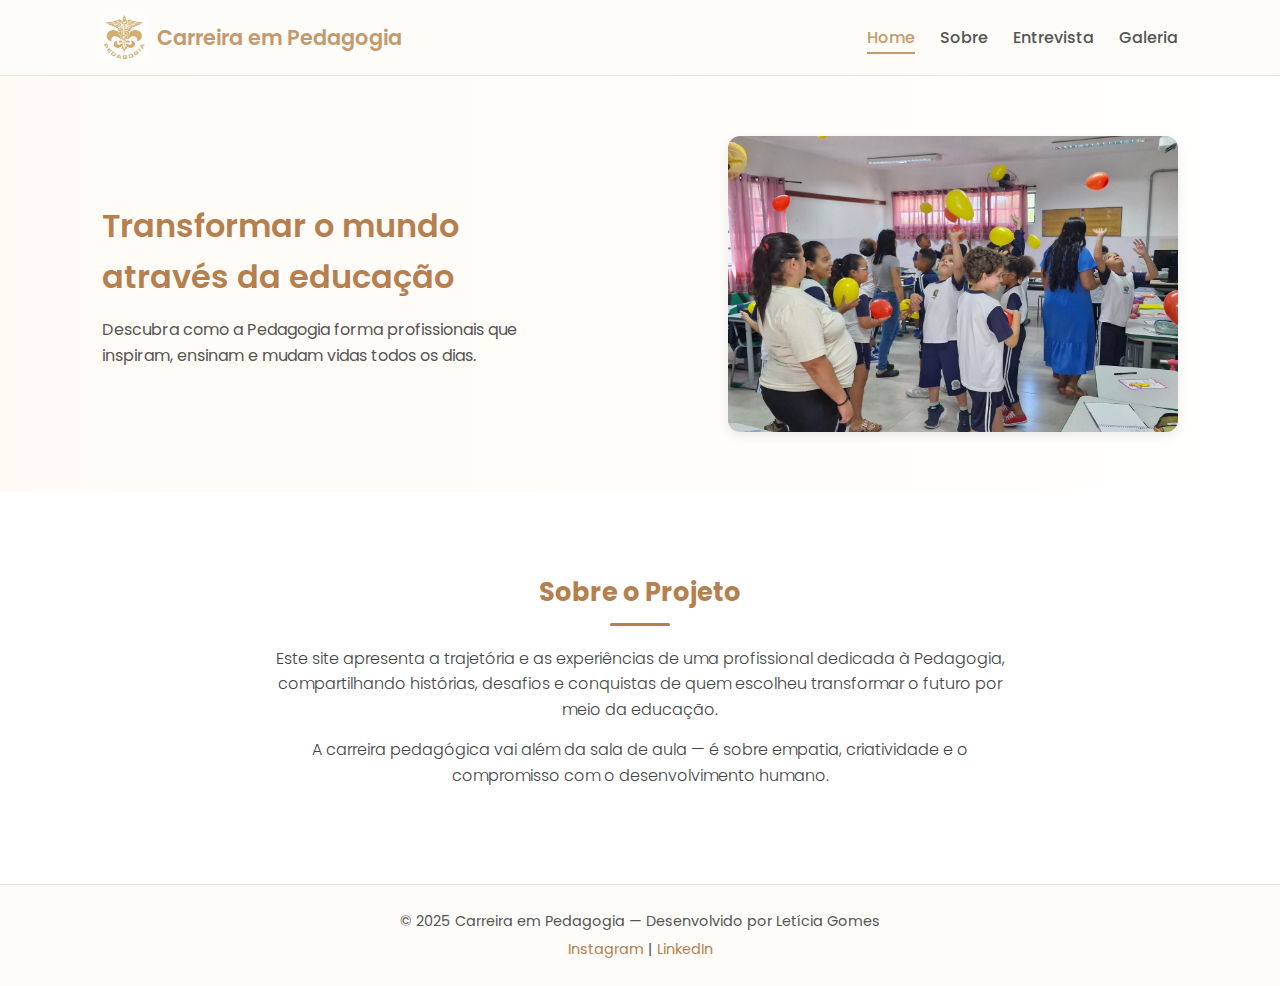
<file: index.html>
<!DOCTYPE html>
<html lang="pt-br">
<head>
  <meta charset="UTF-8">
  <meta name="viewport" content="width=device-width, initial-scale=1.0">
  <title>Carreira em Pedagogia</title>
  <link rel="stylesheet" href="./assets/style/style.css">
  <link rel="preconnect" href="https://fonts.googleapis.com">
  <link rel="preconnect" href="https://fonts.gstatic.com" crossorigin>
  <link href="https://fonts.googleapis.com/css2?family=Poppins:wght@300;400;600&display=swap" rel="stylesheet">
</head>

<body>
  <header>
    <div class="logo">
      <img src=".//assets/images/logo.jpg" alt="Logo do site">
      <h1>Carreira em Pedagogia</h1>
    </div>
    <nav>
      <ul>
        <li><a href="index.html" class="active">Home</a></li>
        <li><a href="pages/sobre.html">Sobre</a></li>
        <li><a href="pages/entrevista.html">Entrevista</a></li>
        <li><a href="pages/galeria.html">Galeria</a></li>
      </ul>
    </nav>
  </header>

  <section class="banner">
    <div class="texto-banner">
      <h2>Transformar o mundo através da educação</h2>
      <p>Descubra como a Pedagogia forma profissionais que inspiram, ensinam e mudam vidas todos os dias.</p>
    </div>
    <img src="./assets/images/sala de aula.jpeg" alt="Sala de aula pedagógica" class="imagem-banner">
  </section>

  <main>
    <section class="sobre">
      <h3>Sobre o Projeto</h3>
      <p>
        Este site apresenta a trajetória e as experiências de uma profissional dedicada à Pedagogia, 
        compartilhando histórias, desafios e conquistas de quem escolheu transformar o futuro por meio da educação.
      </p>
      <p>
        A carreira pedagógica vai além da sala de aula — é sobre empatia, criatividade e o compromisso com o desenvolvimento humano.
      </p>
    </section>
  </main>

  <footer>
    <p>© 2025 Carreira em Pedagogia — Desenvolvido por Letícia Gomes </p>
    <div class="redes">
      <a href="https://www.instagram.com/gomeszleticia_/?next=%2F">Instagram</a> |
      <a href="[linkedin.com/in/Letícia Gomes](https://www.linkedin.com/in/let%C3%ADcia-gomes-24472134a?utm_source=share&utm_campaign=share_via&utm_content=profile&utm_medium=ios_app) ">LinkedIn</a>
    </div>
  </footer>
</body>
</html>
</file>
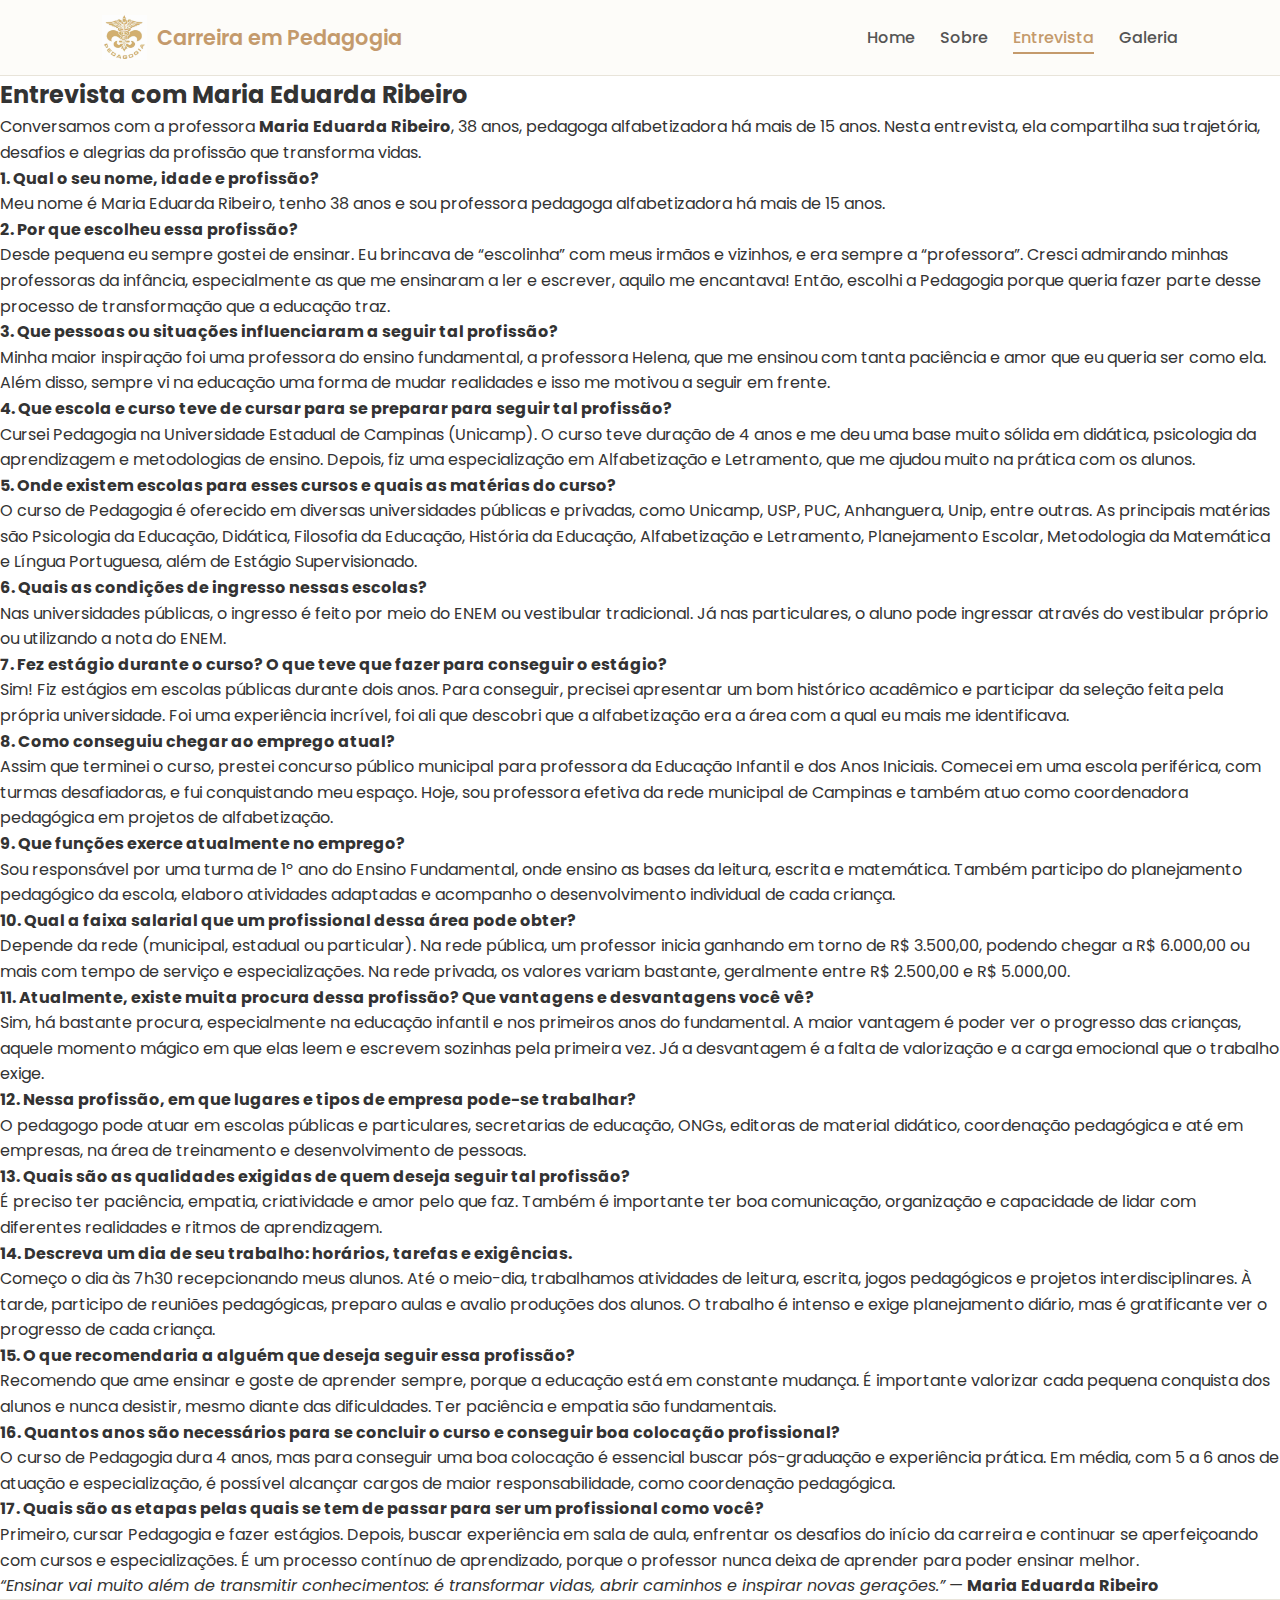
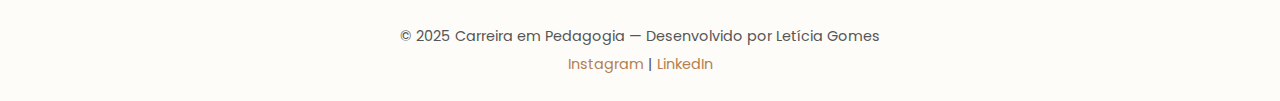
<file: pages/entrevista.html>
<!DOCTYPE html>
<html lang="pt-br">
<head>
  <meta charset="UTF-8">
  <meta name="viewport" content="width=device-width, initial-scale=1.0">
  <title>Entrevista | Maria Eduarda Ribeiro</title>
  <link rel="stylesheet" href="../assets/style/style.css">
  <link rel="preconnect" href="https://fonts.googleapis.com">
  <link rel="preconnect" href="https://fonts.gstatic.com" crossorigin>
  <link href="https://fonts.googleapis.com/css2?family=Poppins:wght@300;400;600&display=swap" rel="stylesheet">
</head>

<body>
  <!-- ===== CABEÇALHO ===== -->
  <header>
    <div class="logo">
      <img src="../assets/images/logo.jpg" alt="Logo do site">
      <h1>Carreira em Pedagogia</h1>
    </div>
    <nav>
      <ul>
        <li><a href="../index.html">Home</a></li>
        <li><a href="sobre.html">Sobre</a></li>
        <li><a href="entrevista.html" class="active">Entrevista</a></li>
        <li><a href="galeria.html">Galeria</a></li>
      </ul>
    </nav>
  </header>

  <!-- ===== SEÇÃO ENTREVISTA ===== -->
  <section class="entrevista">
    <h2>Entrevista com Maria Eduarda Ribeiro</h2>
    <p class="introducao">
      Conversamos com a professora <strong>Maria Eduarda Ribeiro</strong>, 38 anos, pedagoga alfabetizadora há mais de 15 anos. 
      Nesta entrevista, ela compartilha sua trajetória, desafios e alegrias da profissão que transforma vidas.
    </p>

    <div class="perguntas">
      <div class="pergunta">
        <h4>1. Qual o seu nome, idade e profissão?</h4>
        <p>Meu nome é Maria Eduarda Ribeiro, tenho 38 anos e sou professora pedagoga alfabetizadora há mais de 15 anos.</p>
      </div>

      <div class="pergunta">
        <h4>2. Por que escolheu essa profissão?</h4>
        <p>Desde pequena eu sempre gostei de ensinar. Eu brincava de “escolinha” com meus irmãos e vizinhos, e era sempre a “professora”. 
        Cresci admirando minhas professoras da infância, especialmente as que me ensinaram a ler e escrever, aquilo me encantava! 
        Então, escolhi a Pedagogia porque queria fazer parte desse processo de transformação que a educação traz.</p>
      </div>

      <div class="pergunta">
        <h4>3. Que pessoas ou situações influenciaram a seguir tal profissão?</h4>
        <p>Minha maior inspiração foi uma professora do ensino fundamental, a professora Helena, que me ensinou com tanta paciência e amor que eu queria ser como ela. 
        Além disso, sempre vi na educação uma forma de mudar realidades e isso me motivou a seguir em frente.</p>
      </div>

      <div class="pergunta">
        <h4>4. Que escola e curso teve de cursar para se preparar para seguir tal profissão?</h4>
        <p>Cursei Pedagogia na Universidade Estadual de Campinas (Unicamp). O curso teve duração de 4 anos e me deu uma base muito sólida em didática, 
        psicologia da aprendizagem e metodologias de ensino. Depois, fiz uma especialização em Alfabetização e Letramento, que me ajudou muito na prática com os alunos.</p>
      </div>

      <div class="pergunta">
        <h4>5. Onde existem escolas para esses cursos e quais as matérias do curso?</h4>
        <p>O curso de Pedagogia é oferecido em diversas universidades públicas e privadas, como Unicamp, USP, PUC, Anhanguera, Unip, entre outras. 
        As principais matérias são Psicologia da Educação, Didática, Filosofia da Educação, História da Educação, Alfabetização e Letramento, 
        Planejamento Escolar, Metodologia da Matemática e Língua Portuguesa, além de Estágio Supervisionado.</p>
      </div>

      <div class="pergunta">
        <h4>6. Quais as condições de ingresso nessas escolas?</h4>
        <p>Nas universidades públicas, o ingresso é feito por meio do ENEM ou vestibular tradicional. 
        Já nas particulares, o aluno pode ingressar através do vestibular próprio ou utilizando a nota do ENEM.</p>
      </div>

      <div class="pergunta">
        <h4>7. Fez estágio durante o curso? O que teve que fazer para conseguir o estágio?</h4>
        <p>Sim! Fiz estágios em escolas públicas durante dois anos. Para conseguir, precisei apresentar um bom histórico acadêmico e participar da seleção feita pela própria universidade. 
        Foi uma experiência incrível, foi ali que descobri que a alfabetização era a área com a qual eu mais me identificava.</p>
      </div>

      <div class="pergunta">
        <h4>8. Como conseguiu chegar ao emprego atual?</h4>
        <p>Assim que terminei o curso, prestei concurso público municipal para professora da Educação Infantil e dos Anos Iniciais. 
        Comecei em uma escola periférica, com turmas desafiadoras, e fui conquistando meu espaço. 
        Hoje, sou professora efetiva da rede municipal de Campinas e também atuo como coordenadora pedagógica em projetos de alfabetização.</p>
      </div>

      <div class="pergunta">
        <h4>9. Que funções exerce atualmente no emprego?</h4>
        <p>Sou responsável por uma turma de 1º ano do Ensino Fundamental, onde ensino as bases da leitura, escrita e matemática. 
        Também participo do planejamento pedagógico da escola, elaboro atividades adaptadas e acompanho o desenvolvimento individual de cada criança.</p>
      </div>

      <div class="pergunta">
        <h4>10. Qual a faixa salarial que um profissional dessa área pode obter?</h4>
        <p>Depende da rede (municipal, estadual ou particular). Na rede pública, um professor inicia ganhando em torno de R$ 3.500,00, podendo chegar a R$ 6.000,00 ou mais com tempo de serviço e especializações. 
        Na rede privada, os valores variam bastante, geralmente entre R$ 2.500,00 e R$ 5.000,00.</p>
      </div>

      <div class="pergunta">
        <h4>11. Atualmente, existe muita procura dessa profissão? Que vantagens e desvantagens você vê?</h4>
        <p>Sim, há bastante procura, especialmente na educação infantil e nos primeiros anos do fundamental. 
        A maior vantagem é poder ver o progresso das crianças, aquele momento mágico em que elas leem e escrevem sozinhas pela primeira vez. 
        Já a desvantagem é a falta de valorização e a carga emocional que o trabalho exige.</p>
      </div>

      <div class="pergunta">
        <h4>12. Nessa profissão, em que lugares e tipos de empresa pode-se trabalhar?</h4>
        <p>O pedagogo pode atuar em escolas públicas e particulares, secretarias de educação, ONGs, editoras de material didático, coordenação pedagógica e até em empresas, na área de treinamento e desenvolvimento de pessoas.</p>
      </div>

      <div class="pergunta">
        <h4>13. Quais são as qualidades exigidas de quem deseja seguir tal profissão?</h4>
        <p>É preciso ter paciência, empatia, criatividade e amor pelo que faz. Também é importante ter boa comunicação, organização e capacidade de lidar com diferentes realidades e ritmos de aprendizagem.</p>
      </div>

      <div class="pergunta">
        <h4>14. Descreva um dia de seu trabalho: horários, tarefas e exigências.</h4>
        <p>Começo o dia às 7h30 recepcionando meus alunos. Até o meio-dia, trabalhamos atividades de leitura, escrita, jogos pedagógicos e projetos interdisciplinares. 
        À tarde, participo de reuniões pedagógicas, preparo aulas e avalio produções dos alunos. O trabalho é intenso e exige planejamento diário, mas é gratificante ver o progresso de cada criança.</p>
      </div>

      <div class="pergunta">
        <h4>15. O que recomendaria a alguém que deseja seguir essa profissão?</h4>
        <p>Recomendo que ame ensinar e goste de aprender sempre, porque a educação está em constante mudança. 
        É importante valorizar cada pequena conquista dos alunos e nunca desistir, mesmo diante das dificuldades. 
        Ter paciência e empatia são fundamentais.</p>
      </div>

      <div class="pergunta">
        <h4>16. Quantos anos são necessários para se concluir o curso e conseguir boa colocação profissional?</h4>
        <p>O curso de Pedagogia dura 4 anos, mas para conseguir uma boa colocação é essencial buscar pós-graduação e experiência prática. 
        Em média, com 5 a 6 anos de atuação e especialização, é possível alcançar cargos de maior responsabilidade, como coordenação pedagógica.</p>
      </div>

      <div class="pergunta">
        <h4>17. Quais são as etapas pelas quais se tem de passar para ser um profissional como você?</h4>
        <p>Primeiro, cursar Pedagogia e fazer estágios. Depois, buscar experiência em sala de aula, enfrentar os desafios do início da carreira e continuar se aperfeiçoando com cursos e especializações. 
        É um processo contínuo de aprendizado, porque o professor nunca deixa de aprender para poder ensinar melhor.</p>
      </div>

      <div class="pergunta destaque">
        <p><em>“Ensinar vai muito além de transmitir conhecimentos: é transformar vidas, abrir caminhos e inspirar novas gerações.”</em> — <strong>Maria Eduarda Ribeiro</strong></p>
      </div>
    </div>
  </section>

  <!-- ===== RODAPÉ ===== -->
  <footer>
    <p>© 2025 Carreira em Pedagogia — Desenvolvido por Letícia Gomes </p>
        <div class="redes">
      <a href="https://www.instagram.com/gomeszleticia_/?next=%2F">Instagram</a> |
      <a href="[linkedin.com/in/Letícia Gomes](https://www.linkedin.com/in/let%C3%ADcia-gomes-24472134a?utm_source=share&utm_campaign=share_via&utm_content=profile&utm_medium=ios_app) ">LinkedIn</a>
    </div>
  </footer>
</body>
</html>
</file>
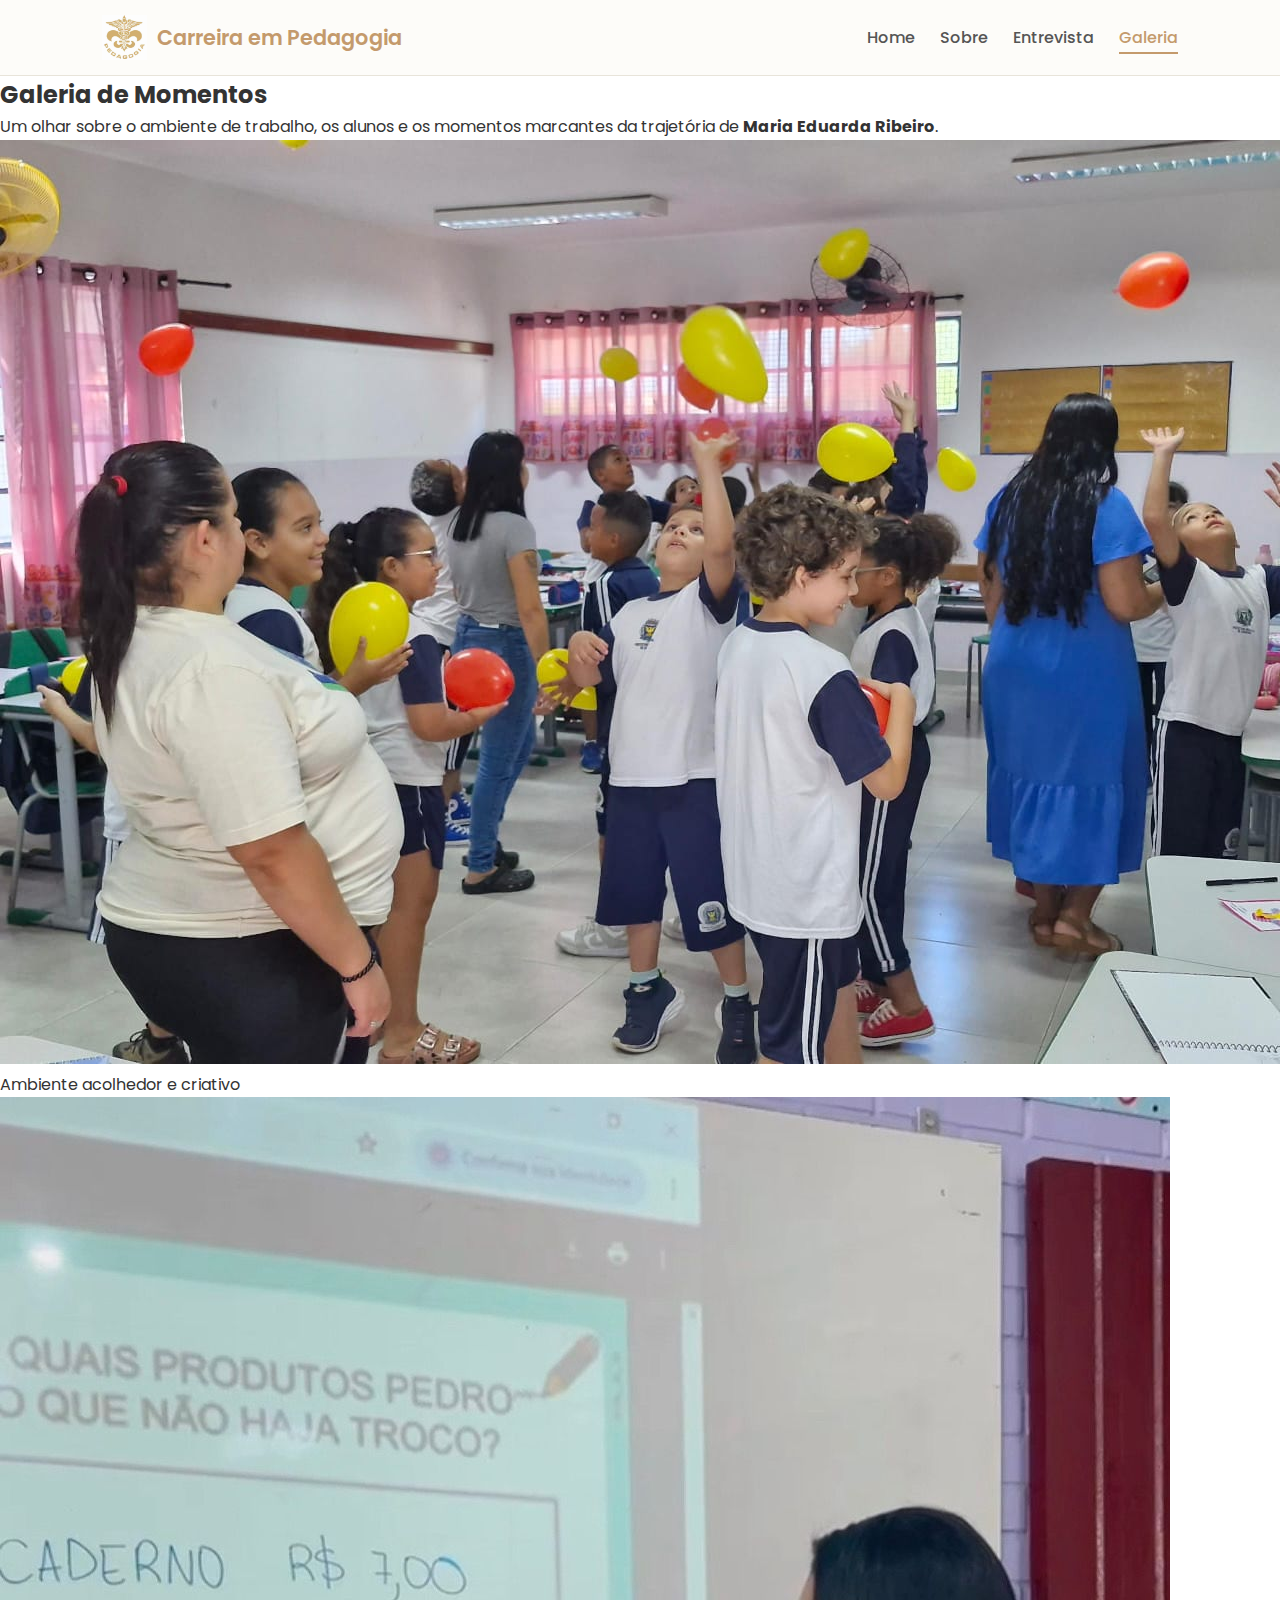
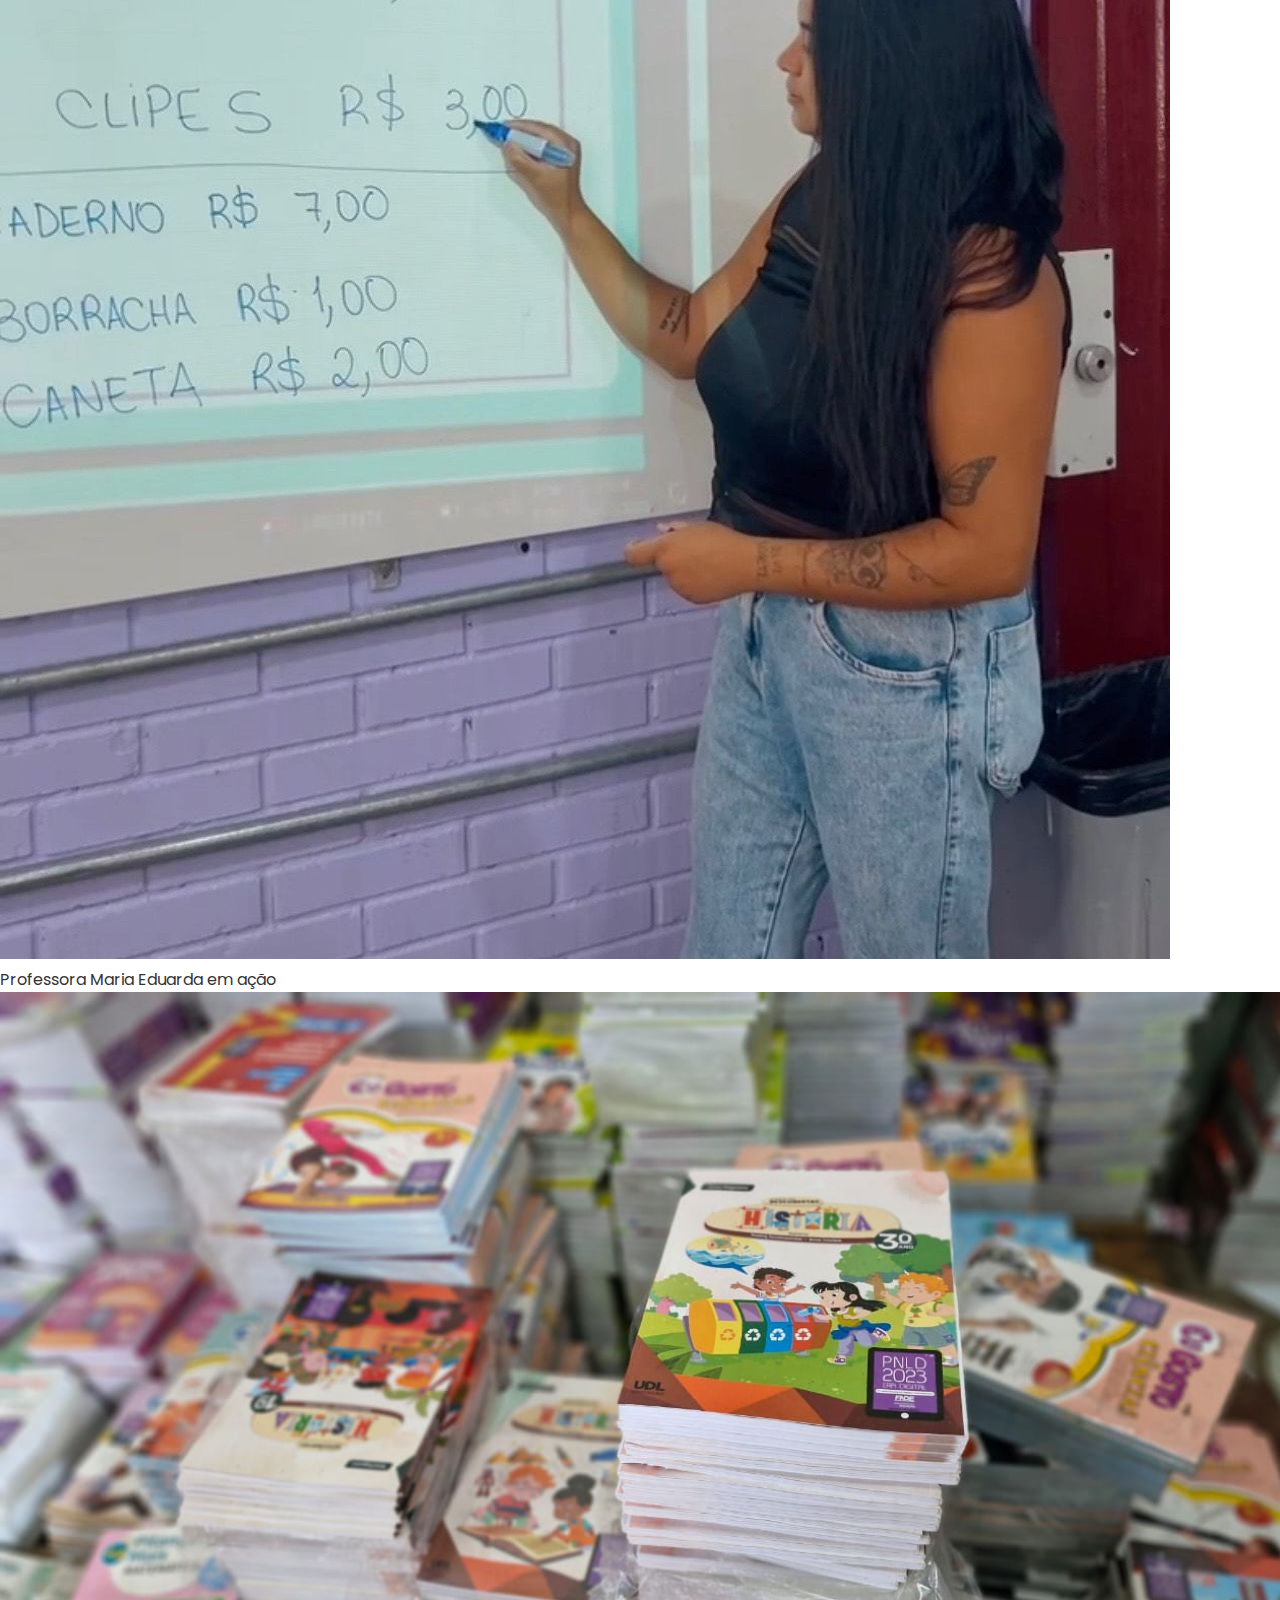
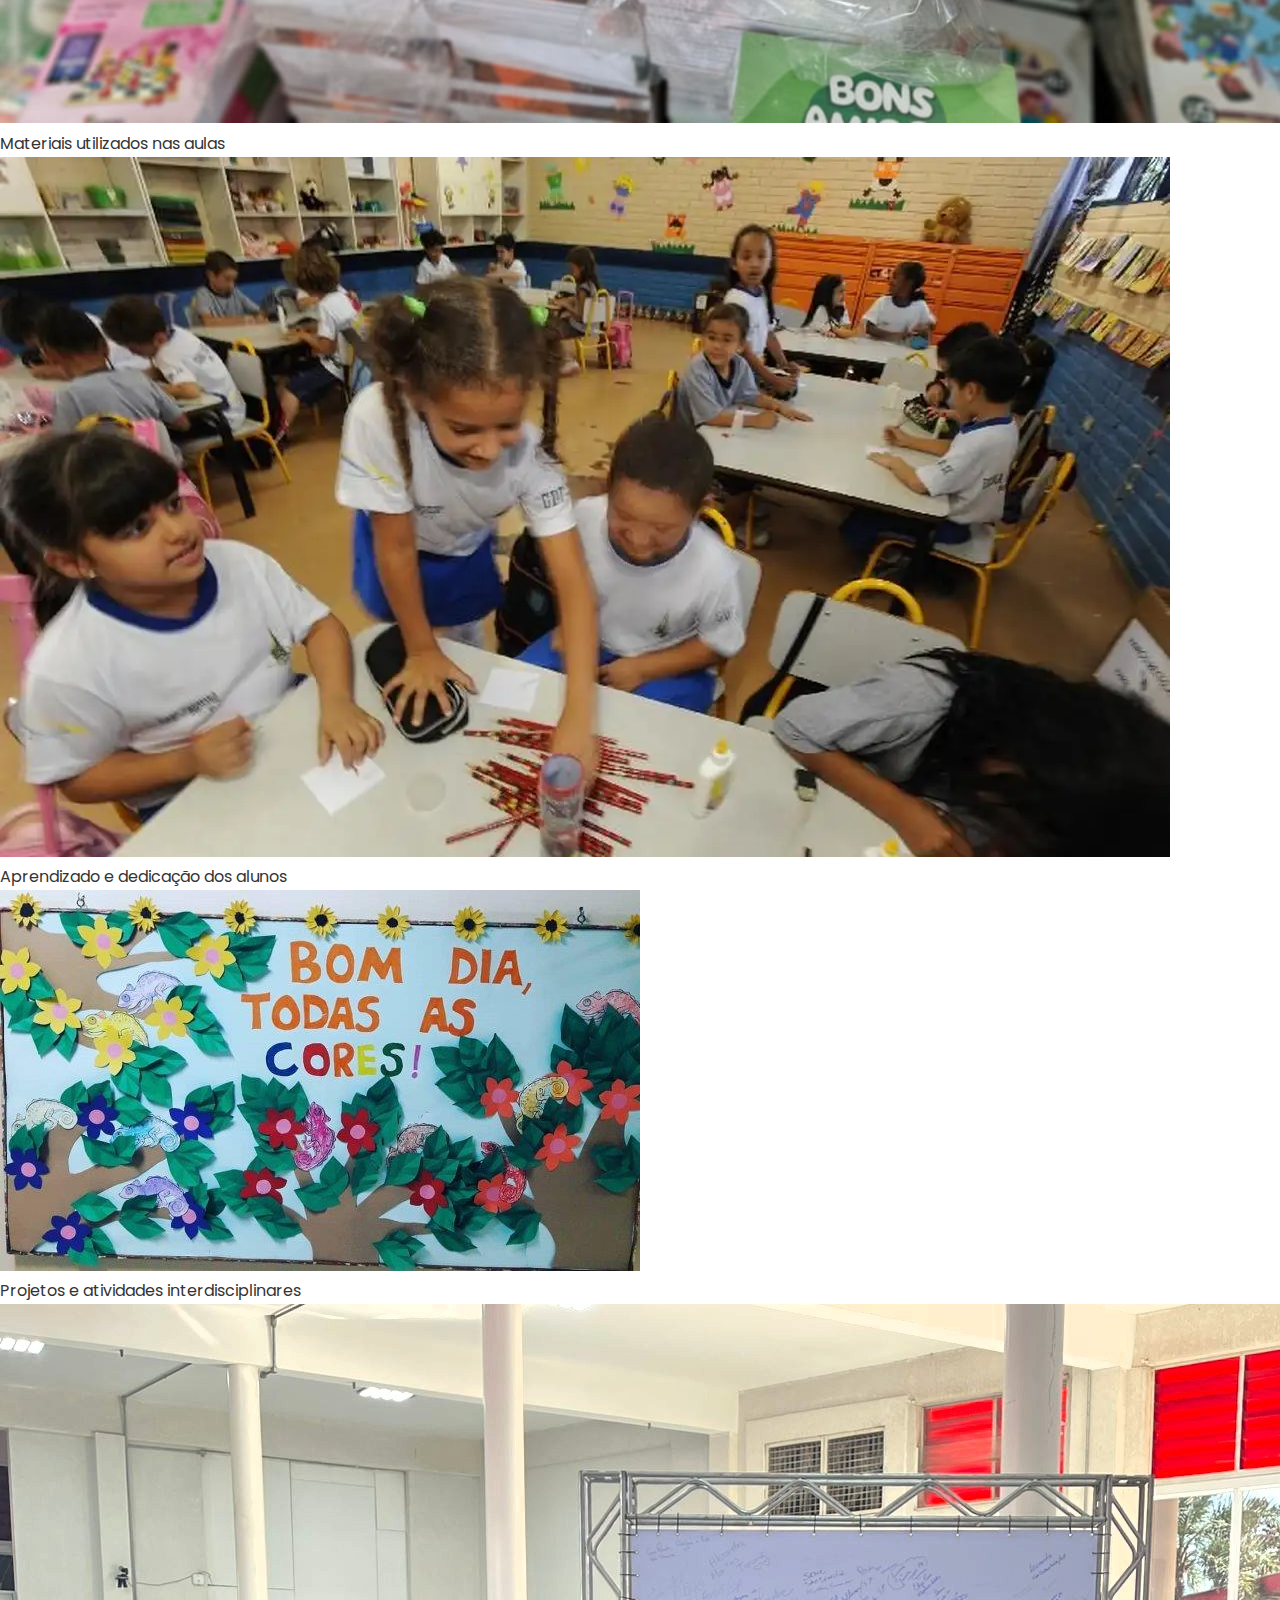
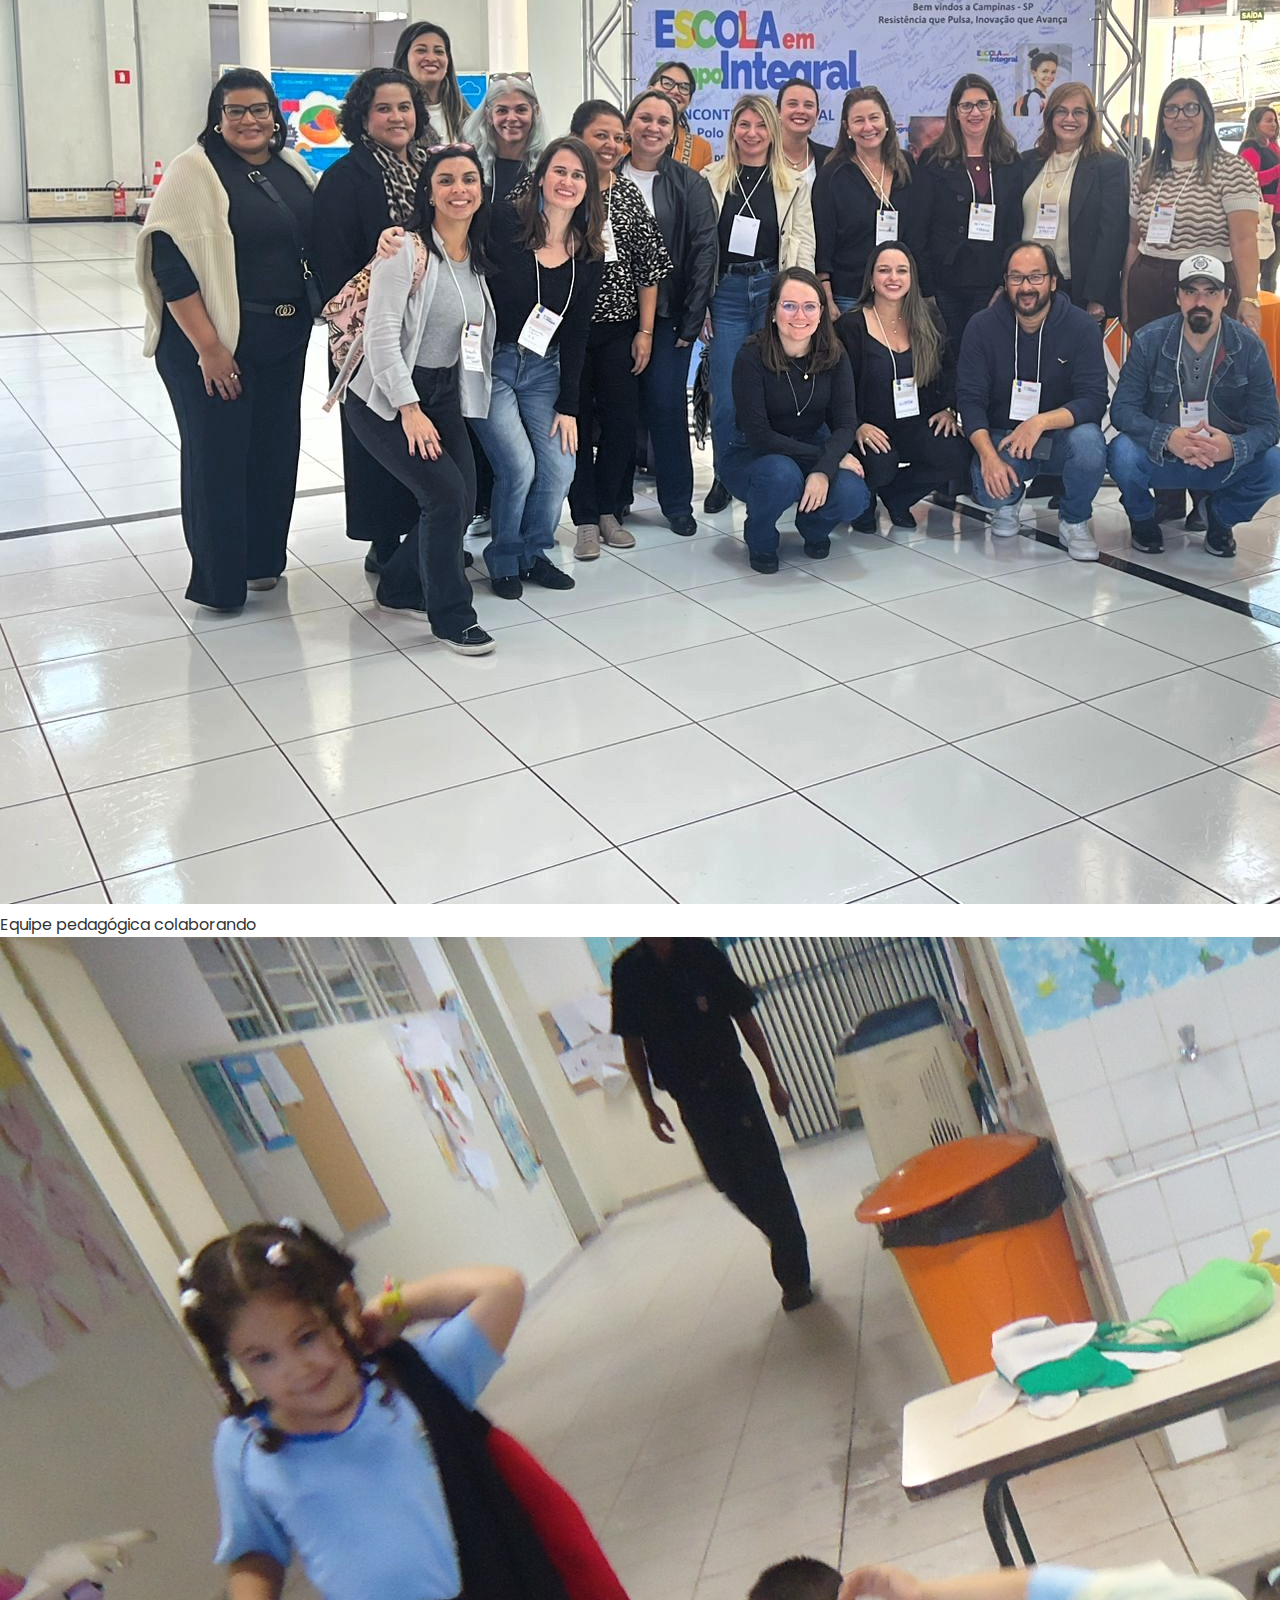
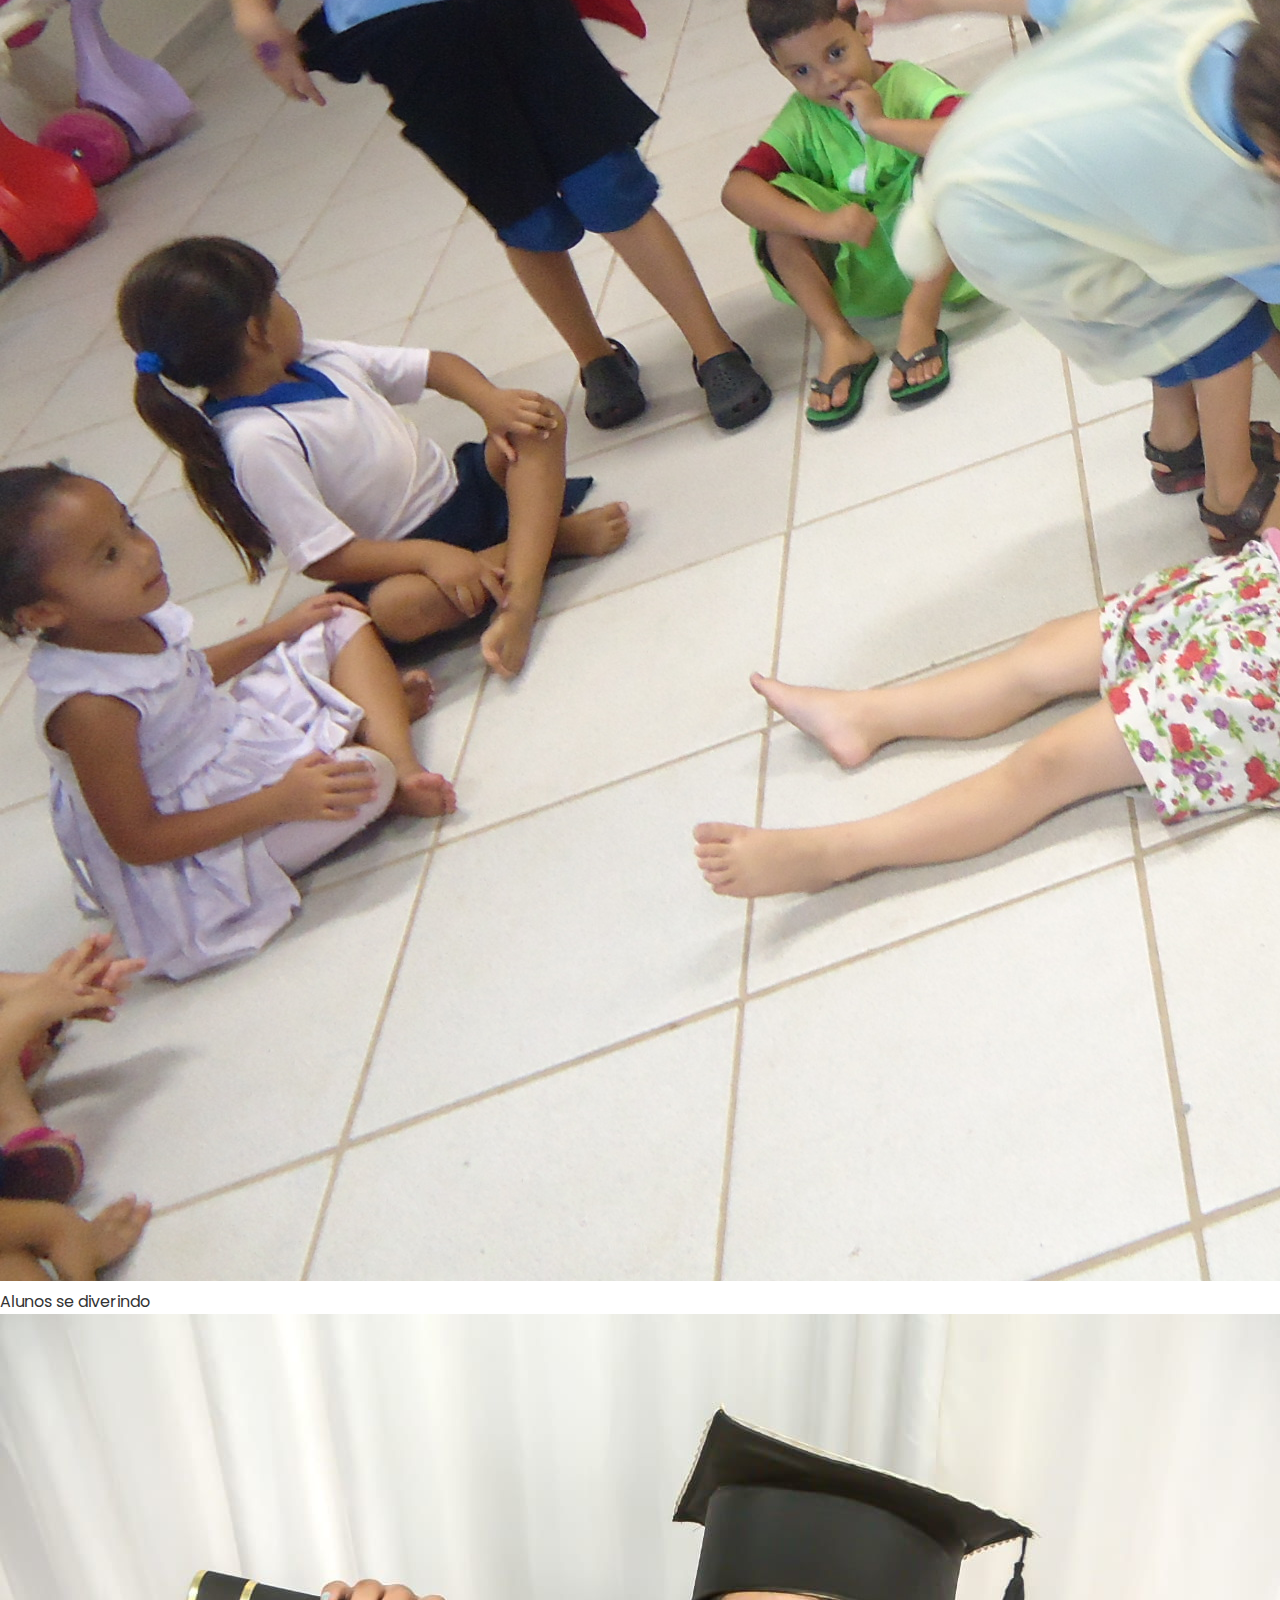
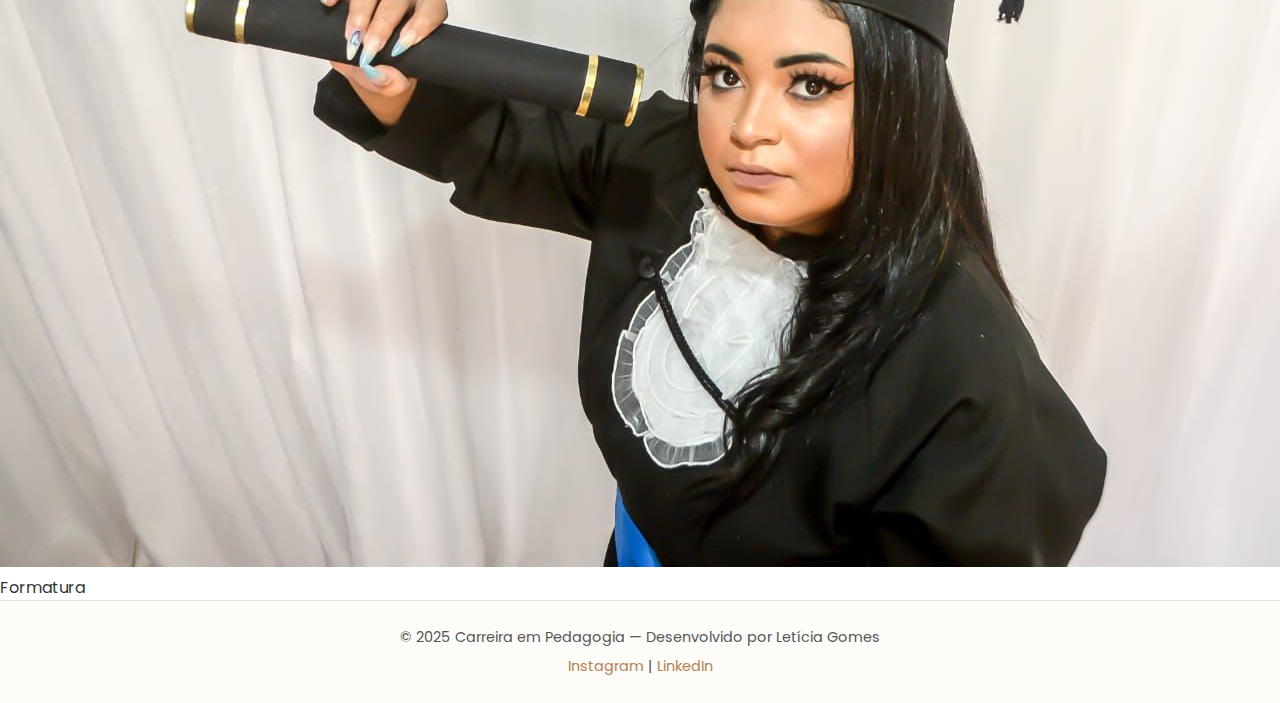
<file: pages/galeria.html>
<!DOCTYPE html>
<html lang="pt-br">
<head>
  <meta charset="UTF-8">
  <meta name="viewport" content="width=device-width, initial-scale=1.0">
  <title>Galeria | Carreira em Pedagogia</title>
  <link rel="stylesheet" href="../assets/style/style.css">
  <link rel="preconnect" href="https://fonts.googleapis.com">
  <link rel="preconnect" href="https://fonts.gstatic.com" crossorigin>
  <link href="https://fonts.googleapis.com/css2?family=Poppins:wght@300;400;600&display=swap" rel="stylesheet">
</head>

<body>
  <!-- ===== CABEÇALHO ===== -->
  <header>
    <div class="logo">
      <img src="../assets/images/logo.jpg" alt="Logo do site">
      <h1>Carreira em Pedagogia</h1>
    </div>
    <nav>
      <ul>
        <li><a href="../index.html">Home</a></li>
        <li><a href="sobre.html">Sobre</a></li>
        <li><a href="entrevista.html">Entrevista</a></li>
        <li><a href="galeria.html" class="active">Galeria</a></li>
      </ul>
    </nav>
  </header>

  <!-- ===== SEÇÃO GALERIA ===== -->
  <section class="galeria">
    <h2>Galeria de Momentos</h2>
    <p class="introducao">
      Um olhar sobre o ambiente de trabalho, os alunos e os momentos marcantes da trajetória de <strong>Maria Eduarda Ribeiro</strong>.
    </p>

    <div class="galeria-grid">
      <div class="foto">
        <img src="../assets/images/sala de aula.jpeg" alt="Sala de aula organizada e colorida">
        <p>Ambiente acolhedor e criativo</p>
      </div>

      <div class="foto">
        <img src="../assets/images/professora ensinando.jpg" alt="Professora alfabetizadora Maria Eduarda">
        <p>Professora Maria Eduarda em ação</p>
      </div>

      <div class="foto">
        <img src="../assets/images/livros.jpg" alt="Livros didáticos e materiais pedagógicos">
        <p>Materiais utilizados nas aulas</p>
      </div>

      <div class="foto">
        <img src="../assets/images/criancas.webp" alt="Crianças estudando com atenção">
        <p>Aprendizado e dedicação dos alunos</p>
      </div>

      <div class="foto">
        <img src="../assets/images/trabalhos.jpg" alt="Trabalhos escolares coloridos">
        <p>Projetos e atividades interdisciplinares</p>
      </div>

      <div class="foto">
        <img src="../assets/images/equipe.jpeg" alt="Equipe de professores reunidos">
        <p>Equipe pedagógica colaborando</p>
      </div>

      <div class="foto">
        <img src="../assets/images/criancas brincando.jpg" alt="Crianças brincando">
        <p>Alunos se diverindo</p>
      </div>

      <div class="foto">
        <img src="..//assets/images/professora.jpg" alt="Equipe de professores reunidos">
        <p>Formatura</p>
      </div>
    </div>
  </section>

  <!-- ===== RODAPÉ ===== -->
  <footer>
    <p>© 2025 Carreira em Pedagogia — Desenvolvido por Letícia Gomes </p>
     <div class="redes">
      <a href="https://www.instagram.com/gomeszleticia_/?next=%2F">Instagram</a> |
      <a href="[linkedin.com/in/Letícia Gomes](https://www.linkedin.com/in/let%C3%ADcia-gomes-24472134a?utm_source=share&utm_campaign=share_via&utm_content=profile&utm_medium=ios_app) ">LinkedIn</a>
    </div>
  </footer>
</body>
</html>
</file>
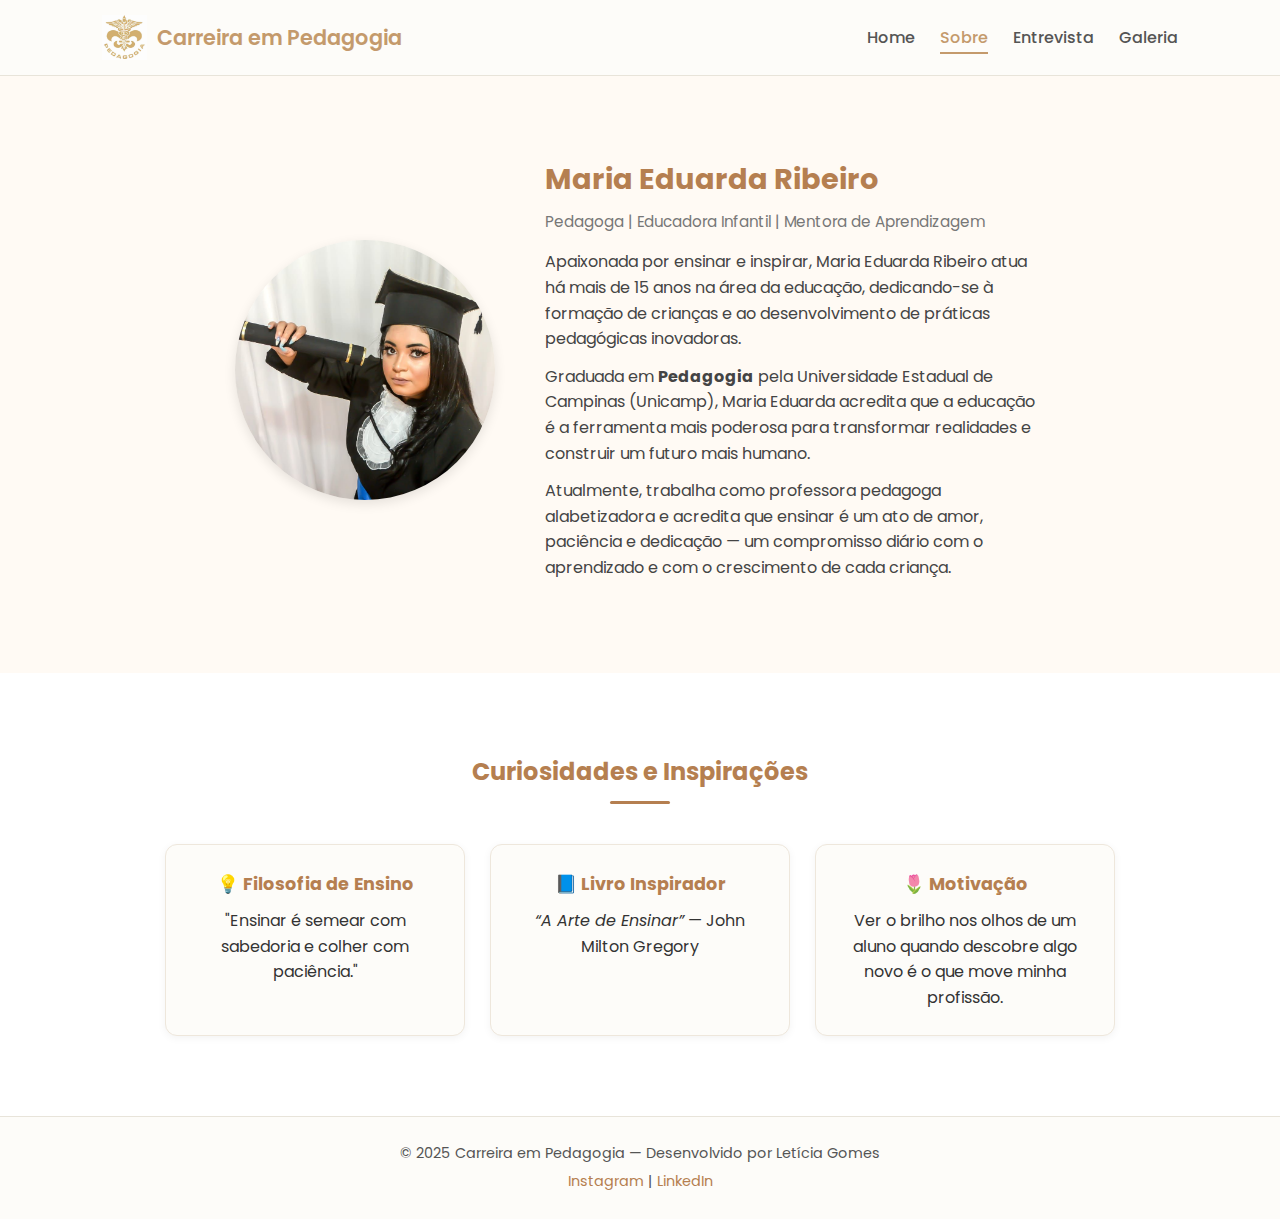
<file: pages/sobre.html>
<!DOCTYPE html>
<html lang="pt-br">
<head>
  <meta charset="UTF-8">
  <meta name="viewport" content="width=device-width, initial-scale=1.0">
  <title>Sobre a Profissional | Carreira em Pedagogia</title>
  <link rel="stylesheet" href="../assets/style/style.css">
  <link rel="preconnect" href="https://fonts.googleapis.com">
  <link rel="preconnect" href="https://fonts.gstatic.com" crossorigin>
  <link href="https://fonts.googleapis.com/css2?family=Poppins:wght@300;400;600&display=swap" rel="stylesheet">
</head>

<body>
  <!-- ===== CABEÇALHO ===== -->
  <header>
    <div class="logo">
      <img src="../assets/images/logo.jpg" alt="Logo do site">
      <h1>Carreira em Pedagogia</h1>
    </div>
    <nav>
      <ul>
        <li><a href="../index.html">Home</a></li>
        <li><a href="sobre.html" class="active">Sobre</a></li>
        <li><a href="entrevista.html">Entrevista</a></li>
        <li><a href="galeria.html">Galeria</a></li>
      </ul>
    </nav>
  </header>

  <!-- ===== SEÇÃO SOBRE A PROFISSIONAL ===== -->
  <section class="perfil">
    <div class="foto-perfil">
      <img src="../assets/images/professora.jpg" alt="Foto da pedagoga entrevistada">
    </div>
    <div class="info-perfil">
      <h2>Maria Eduarda Ribeiro</h2>
      <p class="cargo">Pedagoga | Educadora Infantil | Mentora de Aprendizagem</p>
      <p>
        Apaixonada por ensinar e inspirar, Maria Eduarda Ribeiro atua há mais de 15 anos na área da educação,
        dedicando-se à formação de crianças e ao desenvolvimento de práticas pedagógicas inovadoras.
      </p>
      <p>
        Graduada em <strong>Pedagogia</strong> pela Universidade Estadual de Campinas (Unicamp), Maria Eduarda acredita que
        a educação é a ferramenta mais poderosa para transformar realidades e construir um futuro mais humano.
      </p>
      <p>
        Atualmente, trabalha como professora pedagoga alabetizadora e acredita que ensinar é um ato de amor, paciência e dedicação — 
        um compromisso diário com o aprendizado e com o crescimento de cada criança.
      </p>
    </div>
  </section>

  <!-- ===== SEÇÃO CURIOSIDADES ===== -->
  <section class="curiosidades">
    <h3>Curiosidades e Inspirações</h3>
    <div class="cards-curiosidades">
      <div class="card">
        <h4>💡 Filosofia de Ensino</h4>
        <p>"Ensinar é semear com sabedoria e colher com paciência."</p>
      </div>

      <div class="card">
        <h4>📘 Livro Inspirador</h4>
        <p><em>“A Arte de Ensinar”</em> — John Milton Gregory</p>
      </div>

      <div class="card">
        <h4>🌷 Motivação</h4>
        <p>Ver o brilho nos olhos de um aluno quando descobre algo novo é o que move minha profissão.</p>
      </div>
    </div>
  </section>

  <!-- ===== RODAPÉ ===== -->
  <footer>
    <p>© 2025 Carreira em Pedagogia — Desenvolvido por Letícia Gomes </p>
    <div class="redes">
      <a href="https://www.instagram.com/gomeszleticia_/?next=%2F">Instagram</a> |
      <a href="[linkedin.com/in/Letícia Gomes](https://www.linkedin.com/in/let%C3%ADcia-gomes-24472134a?utm_source=share&utm_campaign=share_via&utm_content=profile&utm_medium=ios_app) ">LinkedIn</a>
    </div>
  </footer>
</body>
</html>
</file>
<file: assets/style/style.css>
/* ======== ESTILO CLEAN E PROFISSIONAL ======== */

* {
  margin: 0;
  padding: 0;
  box-sizing: border-box;
}

body {
  font-family: "Poppins", sans-serif;
  background-color: #ffffff;
  color: #333;
  line-height: 1.6;
}

/* ===== CABEÇALHO ===== */
header {
  background-color: #fdfcf9;
  border-bottom: 1px solid #e8e4da;
  padding: 15px 8%;
  display: flex;
  justify-content: space-between;
  align-items: center;
}

.logo {
  display: flex;
  align-items: center;
  gap: 10px;
}

.logo img {
  height: 45px;
}

.logo h1 {
  font-size: 1.3rem;
  color: #c49a6c; /* tom dourado suave */
  font-weight: 600;
}

nav ul {
  list-style: none;
  display: flex;
  gap: 25px;
}

nav a {
  text-decoration: none;
  color: #555;
  font-weight: 500;
  padding-bottom: 3px;
  transition: 0.3s;
}

nav a.active,
nav a:hover {
  color: #c49a6c;
  border-bottom: 2px solid #c49a6c;
}

/* ===== BANNER ===== */
.banner {
  display: flex;
  align-items: center;
  justify-content: space-between;
  flex-wrap: wrap;
  background: linear-gradient(90deg, #fffaf4 0%, #ffffff 100%);
  padding: 60px 8%;
}

.texto-banner {
  max-width: 480px;
}

.texto-banner h2 {
  font-size: 2rem;
  color: #b57f50;
  margin-bottom: 15px;
  font-weight: 600;
}

.texto-banner p {
  color: #555;
  font-size: 1rem;
}

.imagem-banner {
  max-width: 450px;
  border-radius: 12px;
  box-shadow: 0 4px 12px rgba(0, 0, 0, 0.08);
}

/* ===== SEÇÃO SOBRE ===== */
.sobre {
  text-align: center;
  padding: 80px 10%;
  background-color: #ffffff;
}

.sobre h3 {
  font-size: 1.6rem;
  color: #b57f50;
  margin-bottom: 20px;
  position: relative;
}

.sobre h3::after {
  content: "";
  display: block;
  width: 60px;
  height: 3px;
  background-color: #b57f50;
  margin: 10px auto 0;
  border-radius: 5px;
}

.sobre p {
  max-width: 750px;
  margin: 15px auto;
  color: #444;
  font-weight: 300;
}

/* ===== RODAPÉ ===== */
footer {
  background-color: #fdfcf9;
  border-top: 1px solid #e8e4da;
  text-align: center;
  padding: 25px 10px;
  font-size: 0.9rem;
  color: #555;
}

footer .redes {
  margin-top: 5px;
}

footer a {
  color: #b57f50;
  text-decoration: none;
}

footer a:hover {
  text-decoration: underline;
}


/* ===== RESPONSIVIDADE ===== */
@media (max-width: 768px) {
  header {
    flex-direction: column;
    gap: 10px;
  }

  .banner {
    flex-direction: column;
    text-align: center;
  }

  .imagem-banner {
    margin-top: 20px;
    width: 100%;
    max-width: 100%;
  }

  .texto-banner {
    max-width: 100%;
  }
}

/* ===== PERFIL DA PROFISSIONAL ===== */
.perfil {
  display: flex;
  align-items: center;
  justify-content: center;
  gap: 50px;
  padding: 80px 8%;
  flex-wrap: wrap;
  background-color: #fffaf4;
}

.foto-perfil img {
  width: 260px;
  height: 260px;
  object-fit: cover;
  border-radius: 50%;
  box-shadow: 0 4px 12px rgba(0, 0, 0, 0.1);
}

.info-perfil {
  max-width: 500px;
}

.info-perfil h2 {
  font-size: 1.8rem;
  color: #b57f50;
  margin-bottom: 8px;
}

.info-perfil .cargo {
  color: #777;
  font-size: 0.95rem;
  margin-bottom: 15px;
}

.info-perfil p {
  margin-bottom: 12px;
  color: #444;
}

/* ===== CURIOSIDADES ===== */
.curiosidades {
  padding: 80px 8%;
  text-align: center;
  background-color: #ffffff;
}

.curiosidades h3 {
  font-size: 1.5rem;
  color: #b57f50;
  margin-bottom: 40px;
  position: relative;
}

.curiosidades h3::after {
  content: "";
  display: block;
  width: 60px;
  height: 3px;
  background-color: #b57f50;
  margin: 10px auto 0;
  border-radius: 5px;
}

.cards-curiosidades {
  display: flex;
  justify-content: center;
  gap: 25px;
  flex-wrap: wrap;
}

.card {
  background-color: #fdfcf9;
  border: 1px solid #eee7dc;
  border-radius: 12px;
  padding: 25px;
  max-width: 300px;
  text-align: center;
  box-shadow: 0 2px 8px rgba(0, 0, 0, 0.05);
  transition: transform 0.3s ease;
}

.card:hover {
  transform: translateY(-5px);
}

.card h4 {
  color: #b57f50;
  font-size: 1.1rem;
  margin-bottom: 10px;
}

/* ===== RESPONSIVIDADE ===== */
@media (max-width: 768px) {
  .perfil {
    flex-direction: column;
    text-align: center;
  }

  .foto-perfil img {
    margin-bottom: 20px;
  }

  .cards-curiosidades {
    flex-direction: column;
    align-items: center;
  }

  .card {
    width: 100%;
    max-width: 90%;
  }
}
</file>
